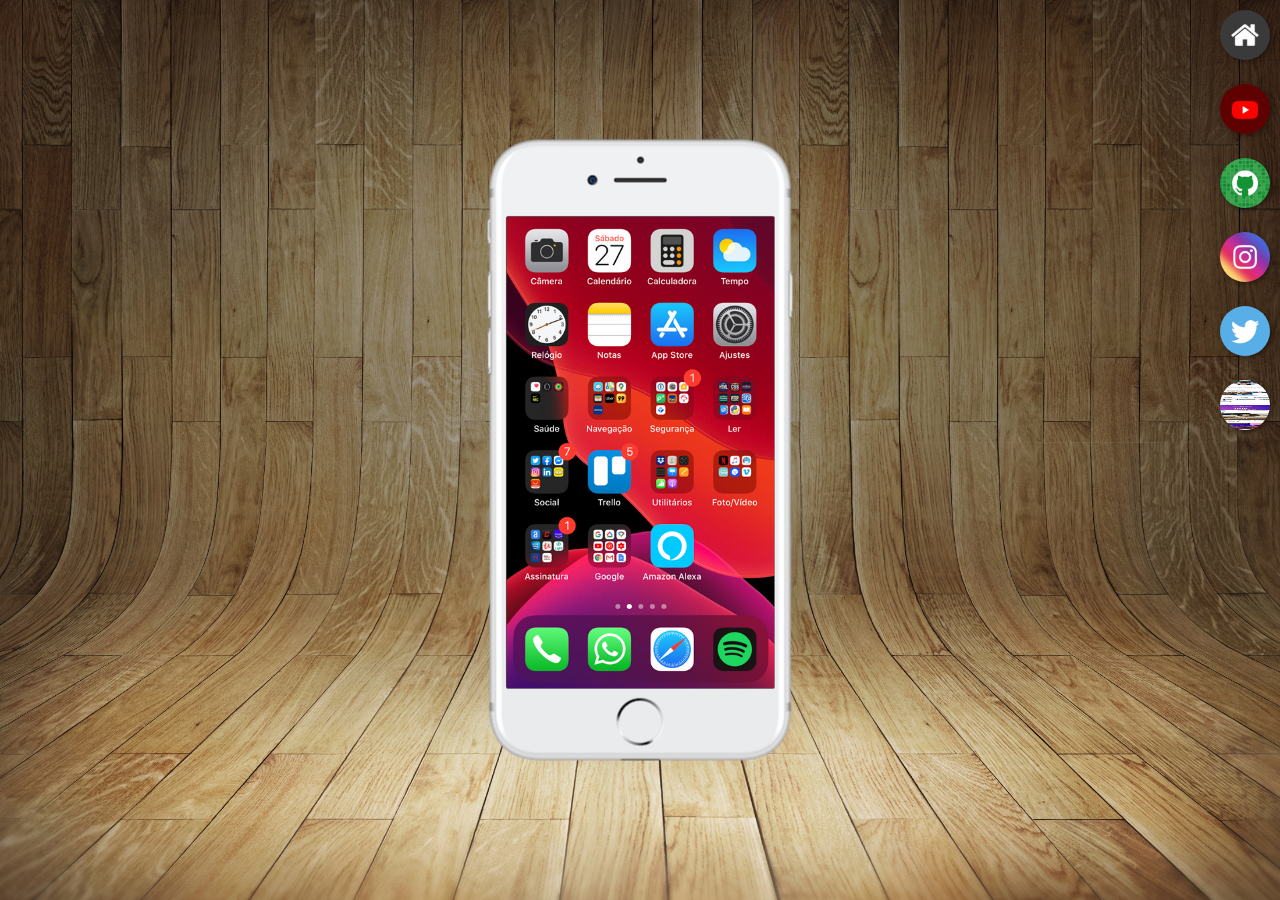
<file: index.html>
<!DOCTYPE html>
<html lang="pt-br">
<head>
    <meta charset="UTF-8">
    <meta http-equiv="X-UA-Compatible" content="IE=edge">
    <meta name="viewport" content="width=device-width, initial-scale=1.0">
    <link rel="shortcut icon" href="favicon.ico" type="image/x-icon">
    <link rel="stylesheet" href="estilos/style.css">
    <title>Redes sociais</title>
</head>
<body>
    <main>
        <section id="telefone">
            <iframe src="home.html" name="tela" id="tela" frameborder="0">Seu navedor não é compatível com isso.</iframe>
        </section>
        <section id="redes-sociais">
            <a href="home.html" target="tela"><img src="imagens/logo-home.jpg" alt=""></a><br>
            <a href="youtube.html" target="tela"><img src="imagens/logo-youtube.jpg" alt=""></a><br>
            <a href="github.html" target="tela"><img src="imagens/logo-github.jpg" alt=""></a><br>
            <a href="instagram.html" target="tela"><img src="imagens/logo-instagram.jpg" alt=""></a><br>
            <a href="" target="tela"><img src="imagens/logo-twitter.jpg" alt=""></a><br>
            <a href="" target="tela"><img src="imagens/tela-facebook.jpg" alt=""></a><br>
        </section>
    </main>
</body>
</html>
</file>
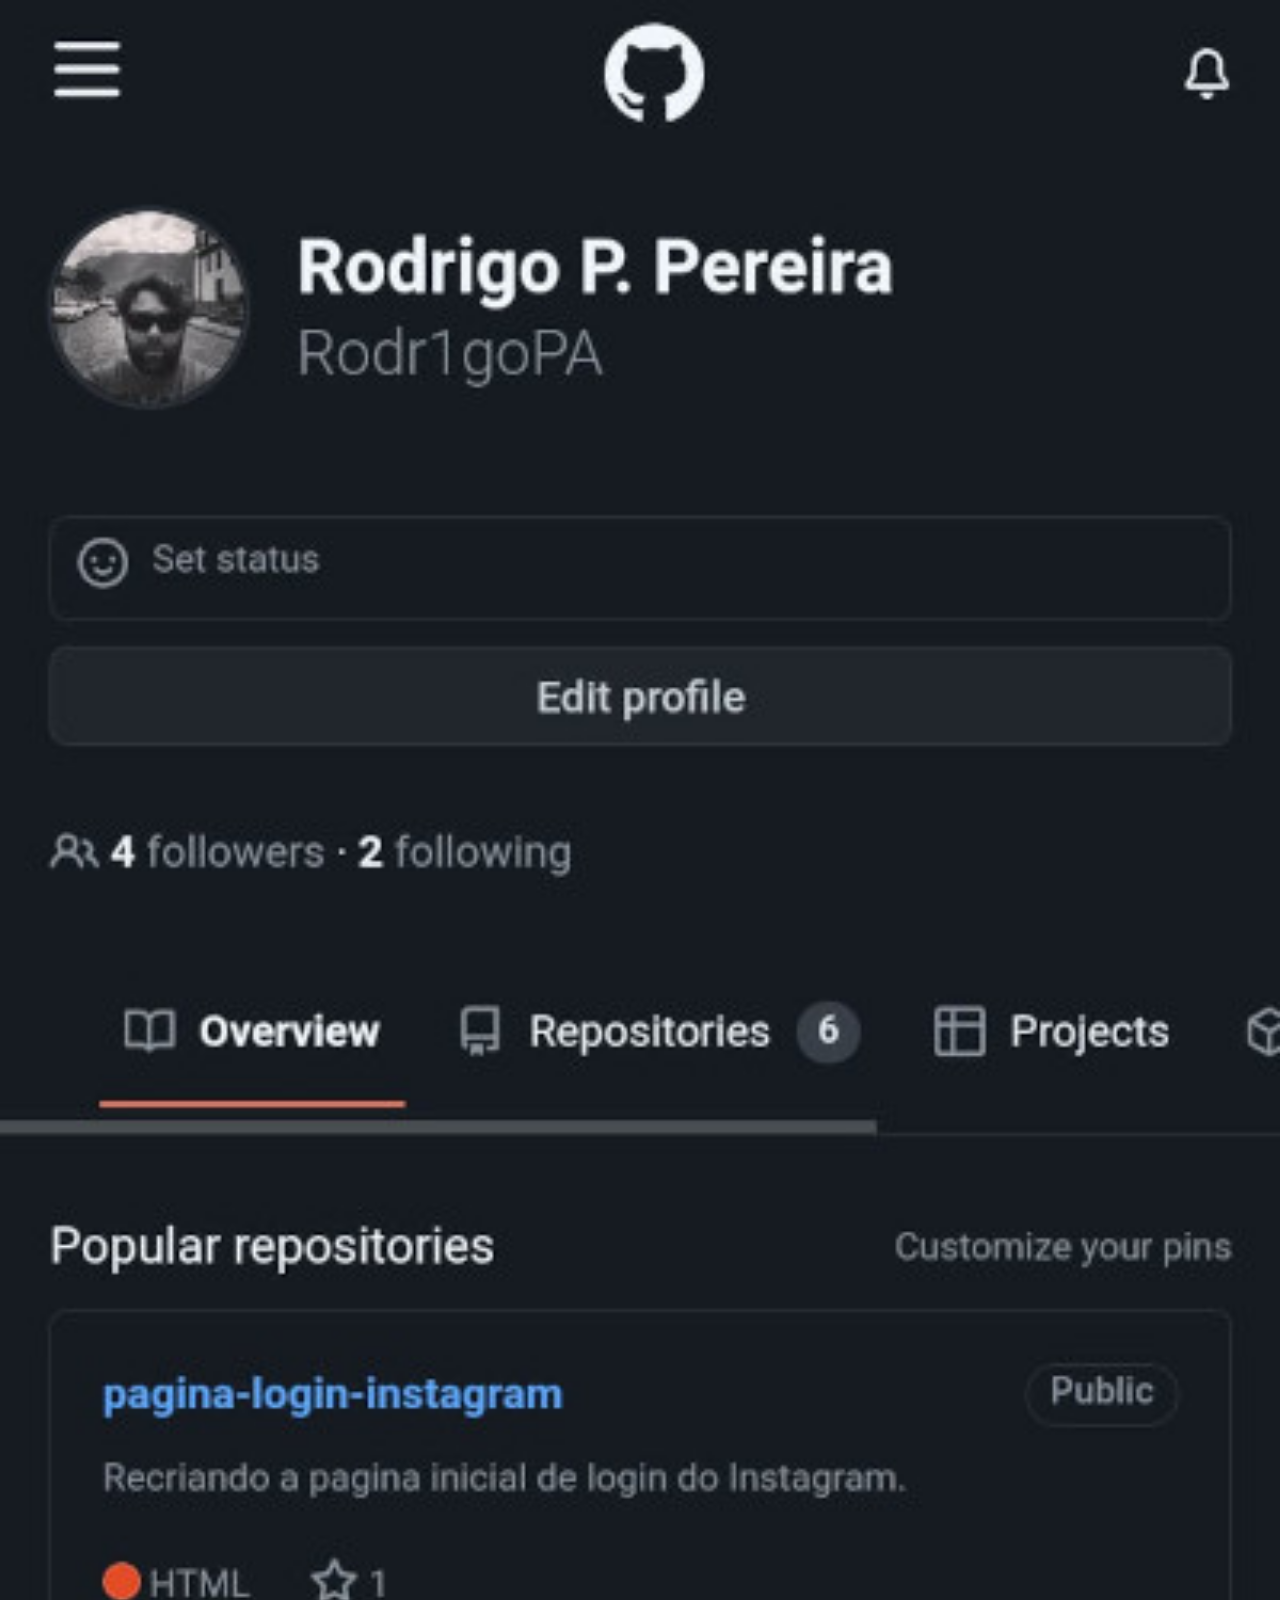
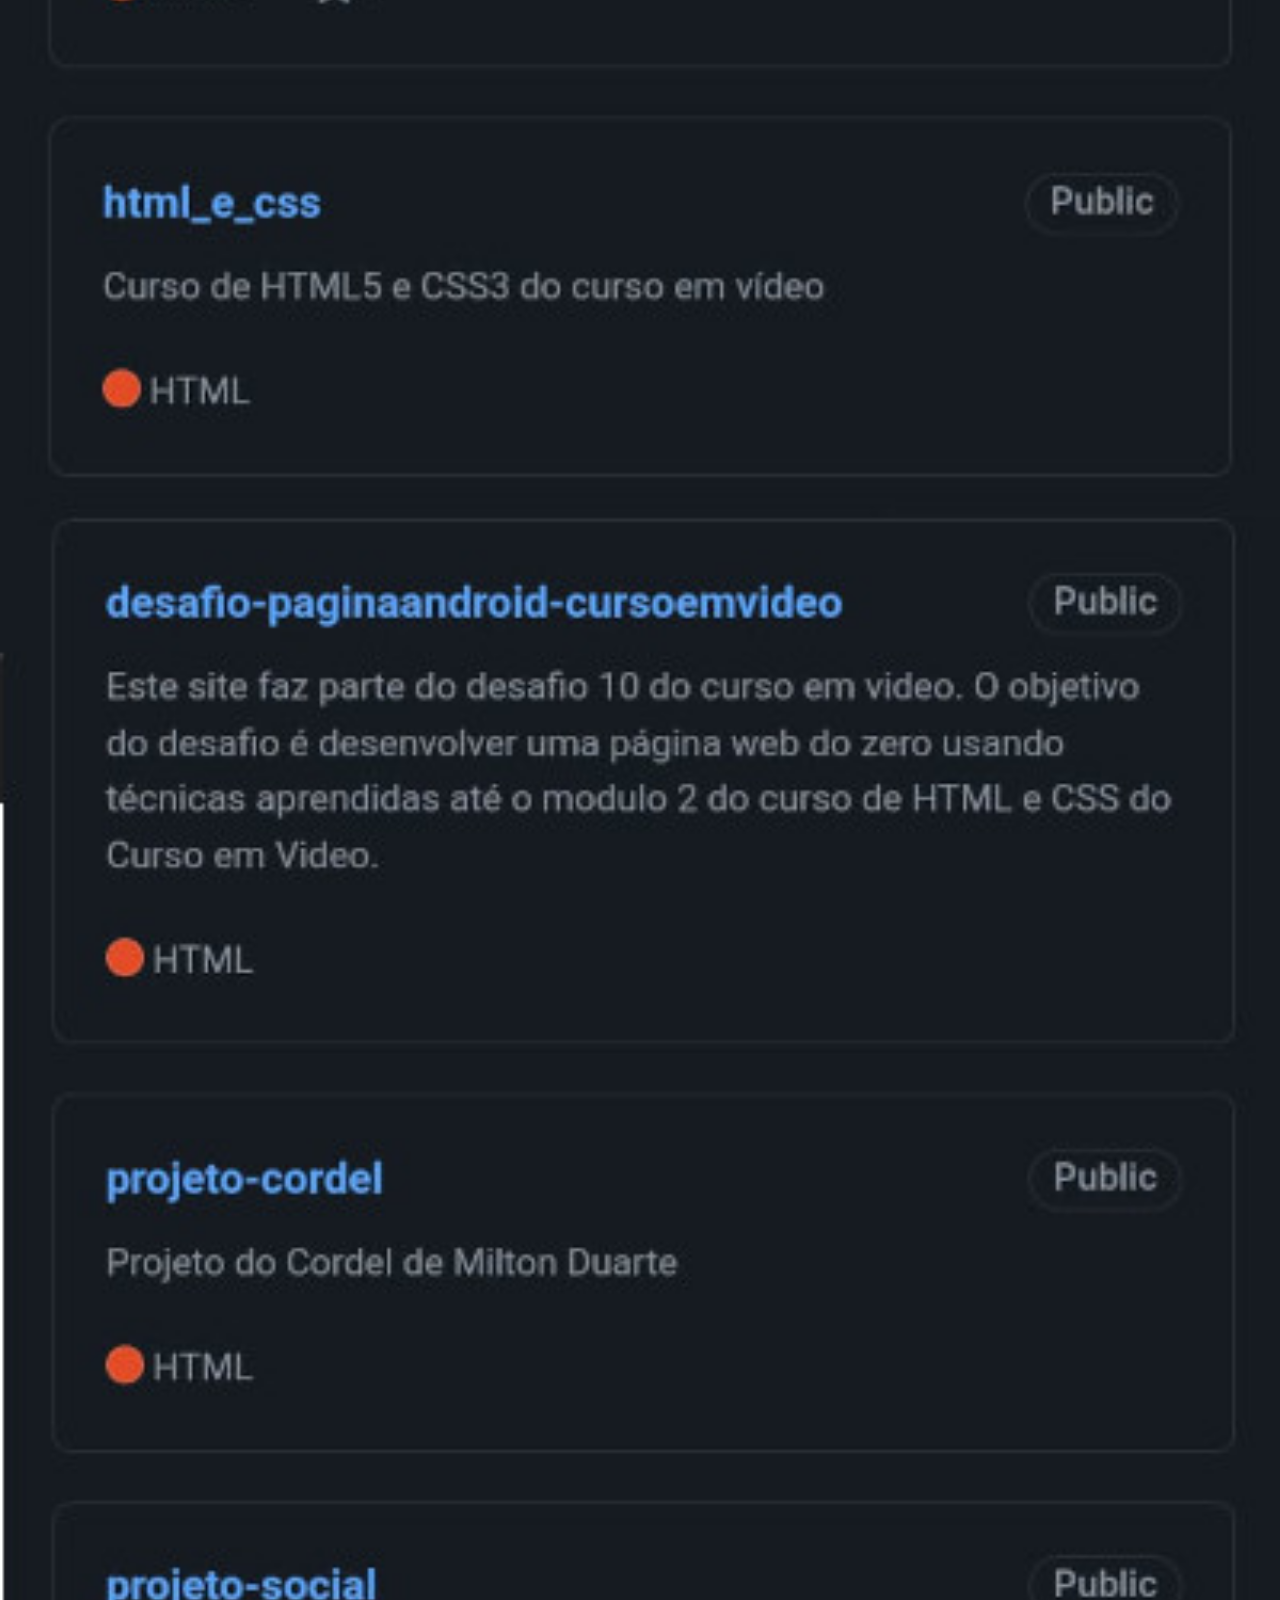
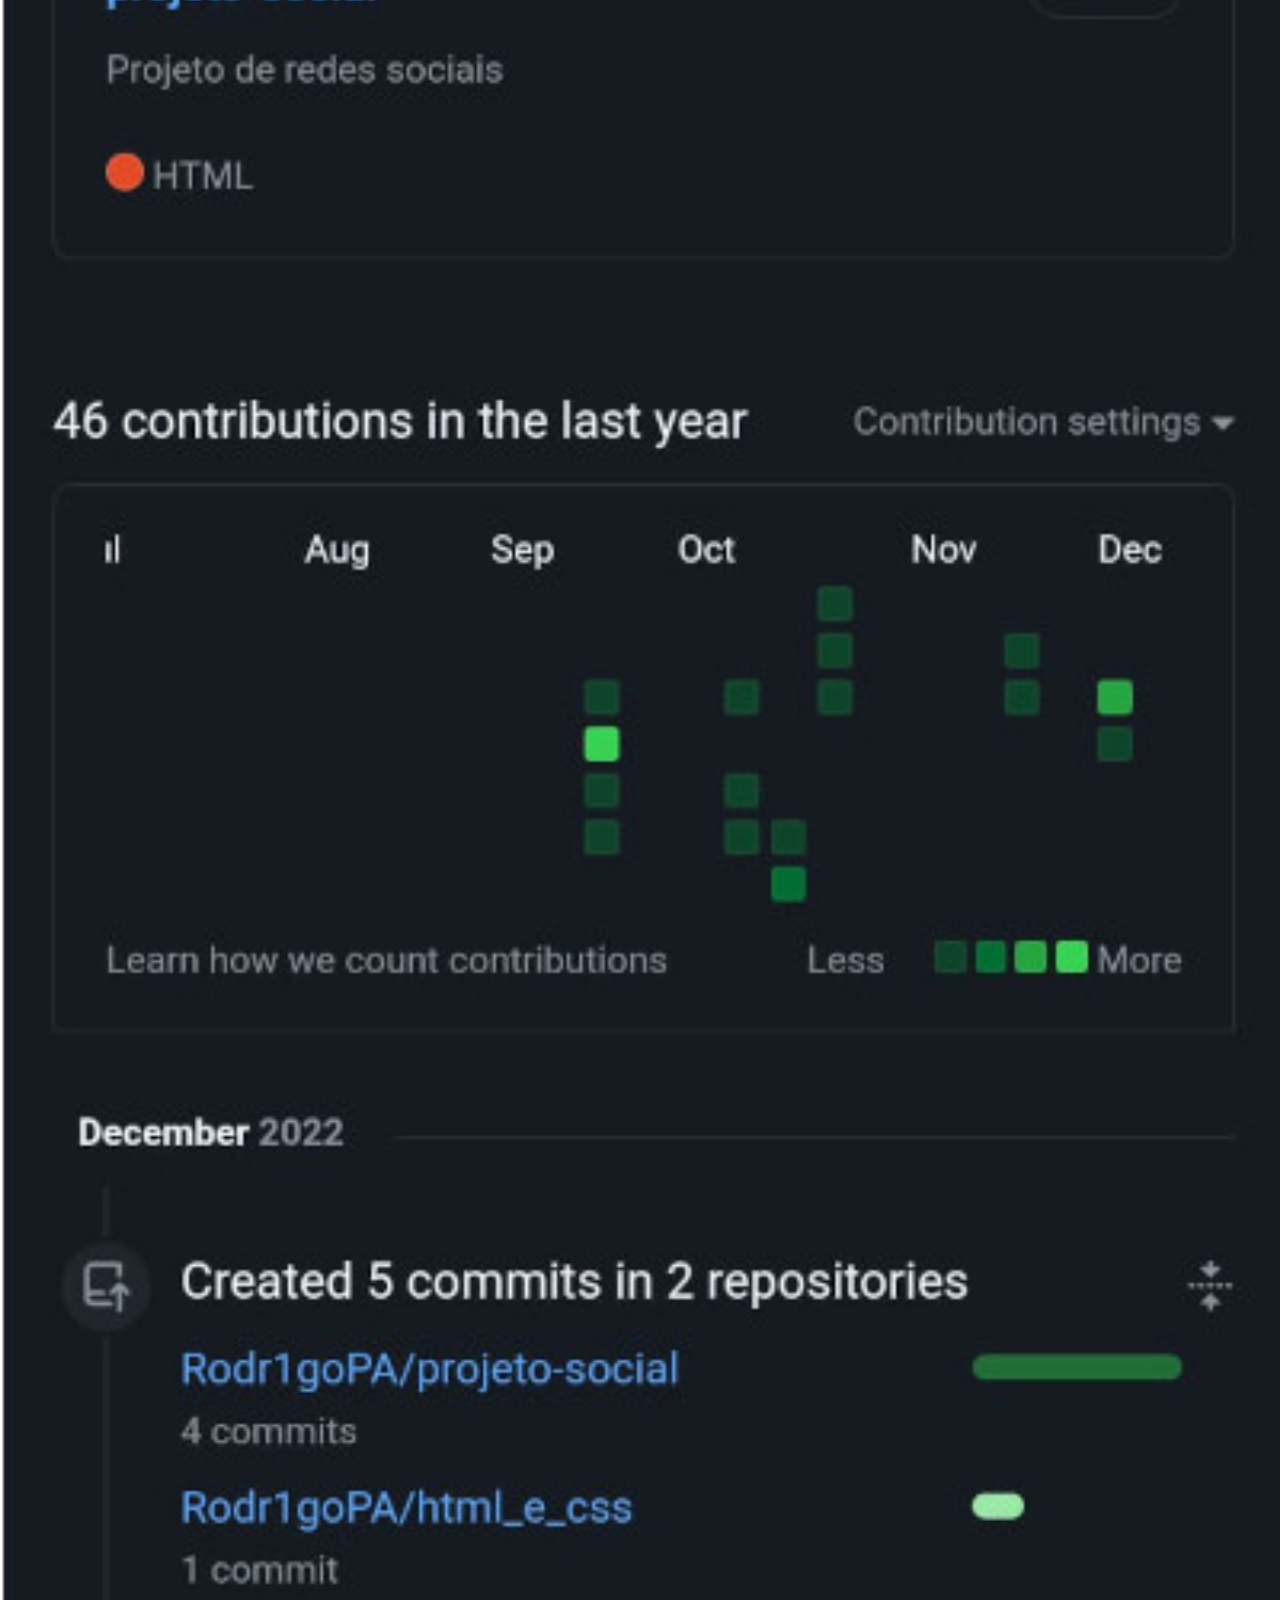
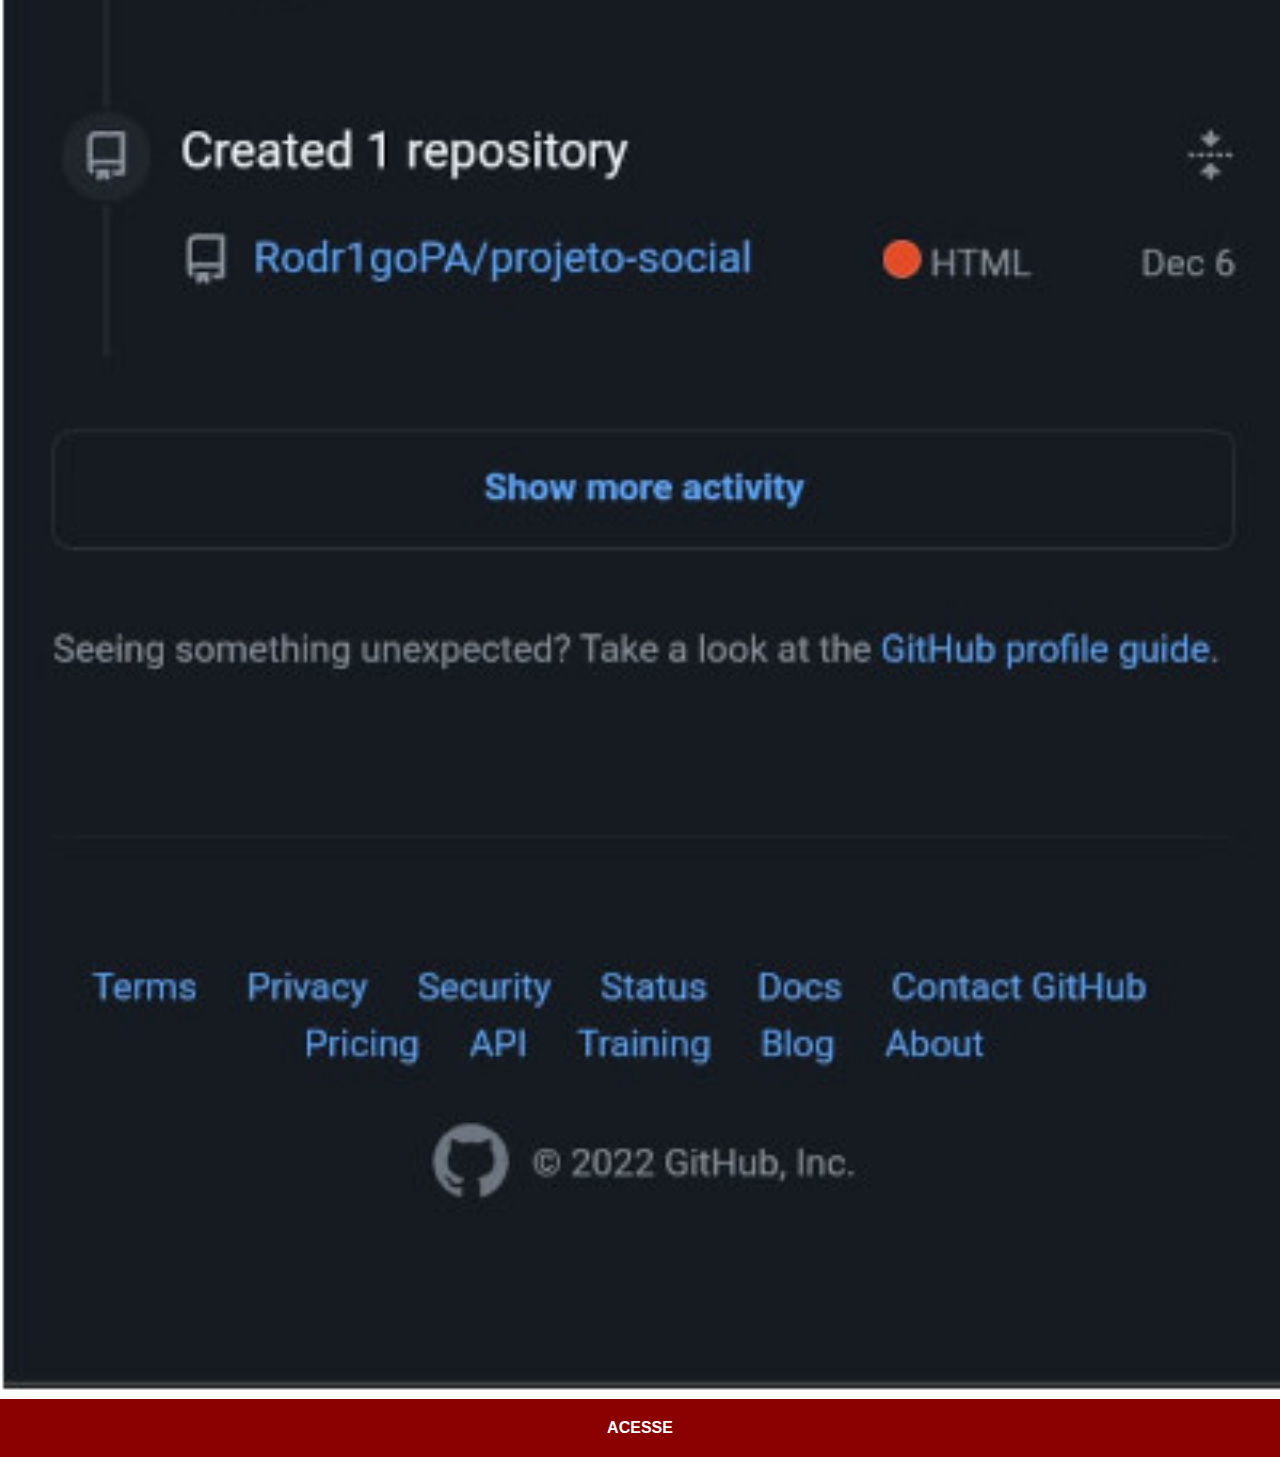
<file: github.html>
<!DOCTYPE html>
<html lang="pt-br">
<head>
    <meta charset="UTF-8">
    <meta http-equiv="X-UA-Compatible" content="IE=edge">
    <meta name="viewport" content="width=device-width, initial-scale=1.0">
    <style>
        *{
            margin: 0px;
            padding: 0px;
            font-family: Arial, Helvetica, sans-serif;
        }
        ::-webkit-scrollbar{
            width: 0px;
            height: 0px;
        }
        img{
            width: 100vw;
        }
        a{
            display: block;
            background-color: darkred;
            padding: 20px;
            text-align: center;
            text-decoration: none;
            color: white;
            font-weight: bolder;
        }
    </style>
    <title>Instagram</title>
</head>
<body>
    <img src="imagens/tela-github.jpg" alt="github">
    <a href="https://github.com/Rodr1goPA" target="_blank">ACESSE</a>
</body>
</html>
</file>
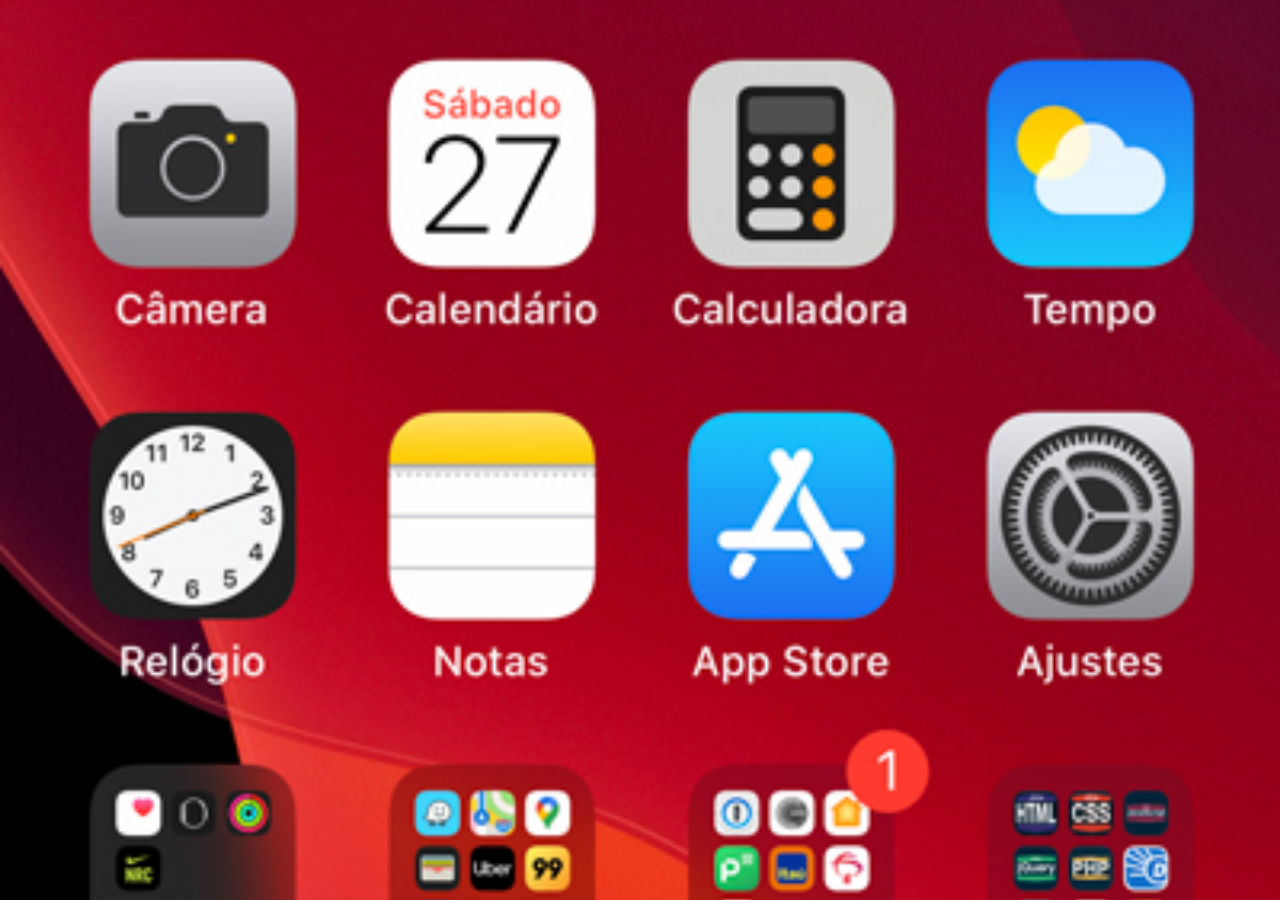
<file: home.html>
<!DOCTYPE html>
<html lang="pt-br">
<head>
    <meta charset="UTF-8">
    <meta http-equiv="X-UA-Compatible" content="IE=edge">
    <meta name="viewport" content="width=device-width, initial-scale=1.0">
    <title>Home</title>
    <style>
        *{
            margin: 0px;
            padding: 0px;
        }
        body{
            width: 100vw;
            height: 100vh;
            background: black url(imagens/tela-home.jpg) no-repeat top center;
            background-size: cover;
        }
    </style>
</head>
<body>
    
</body>
</html>
</file>
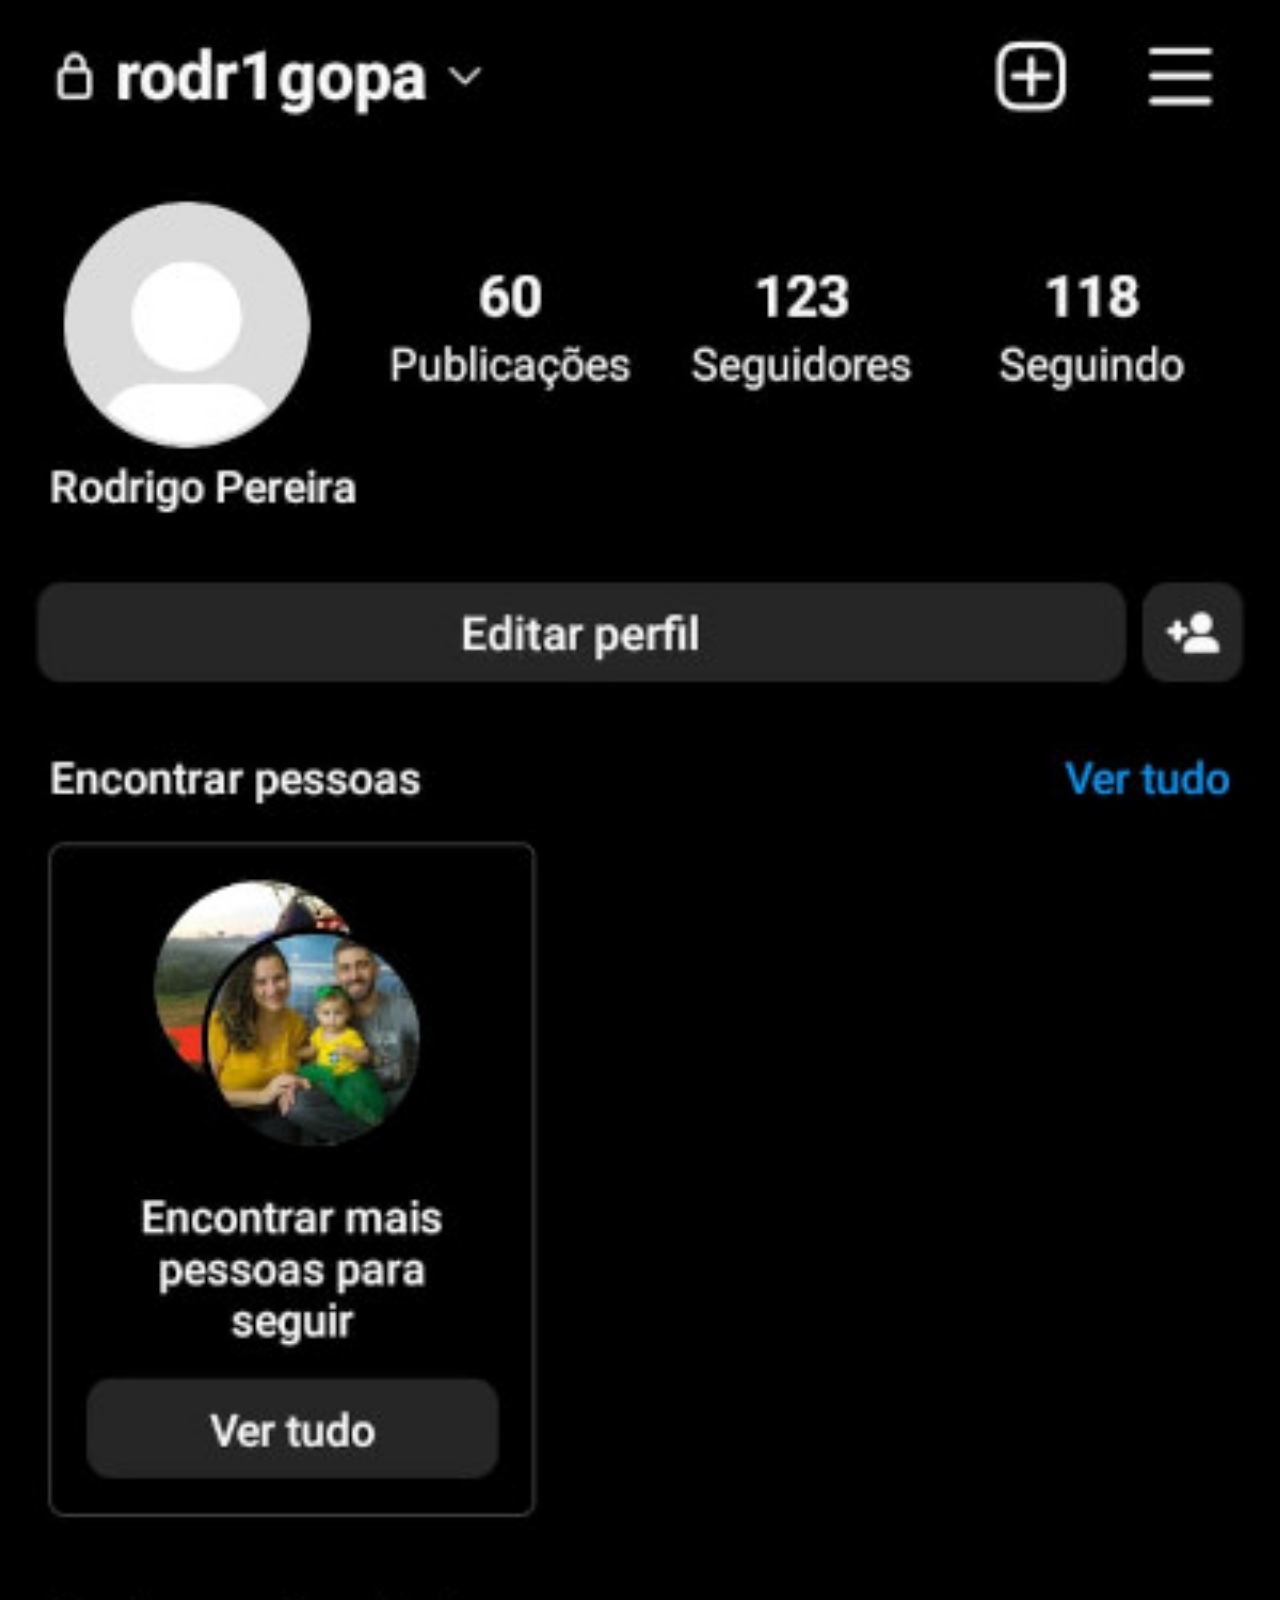
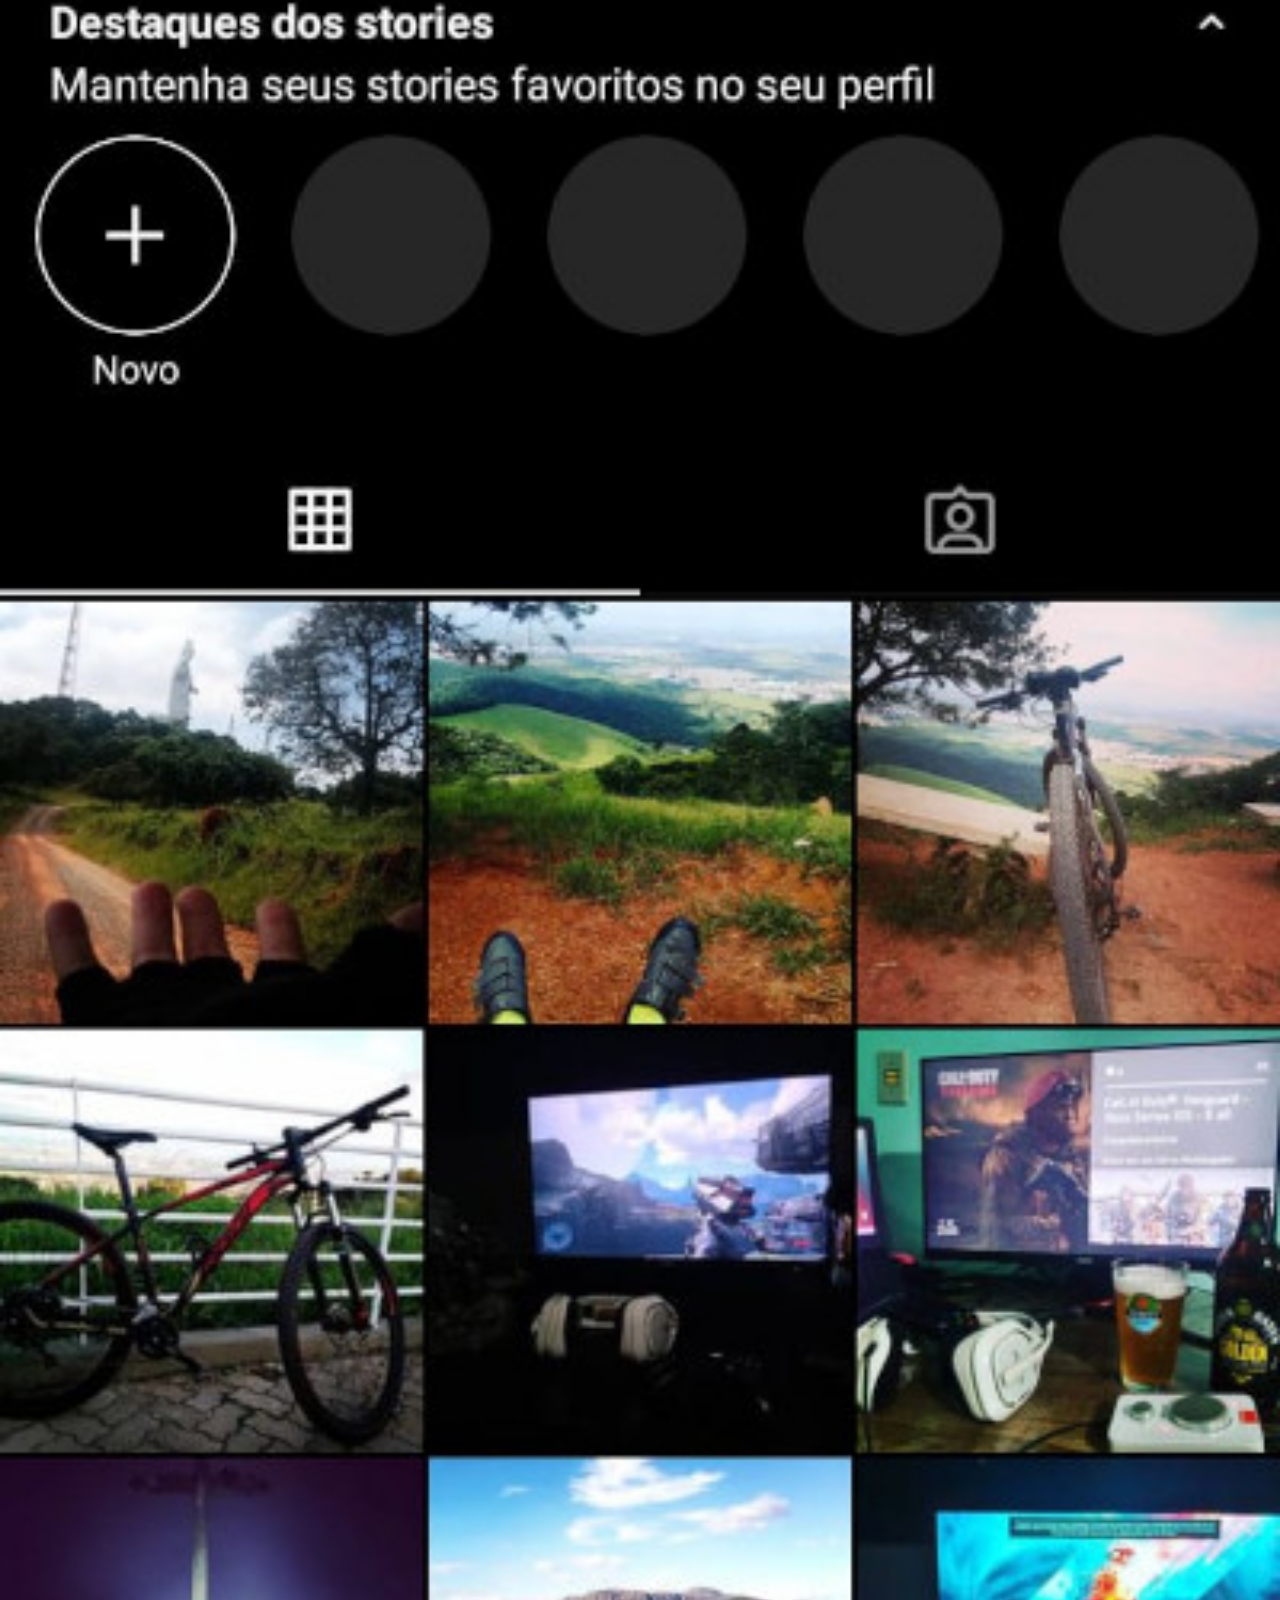
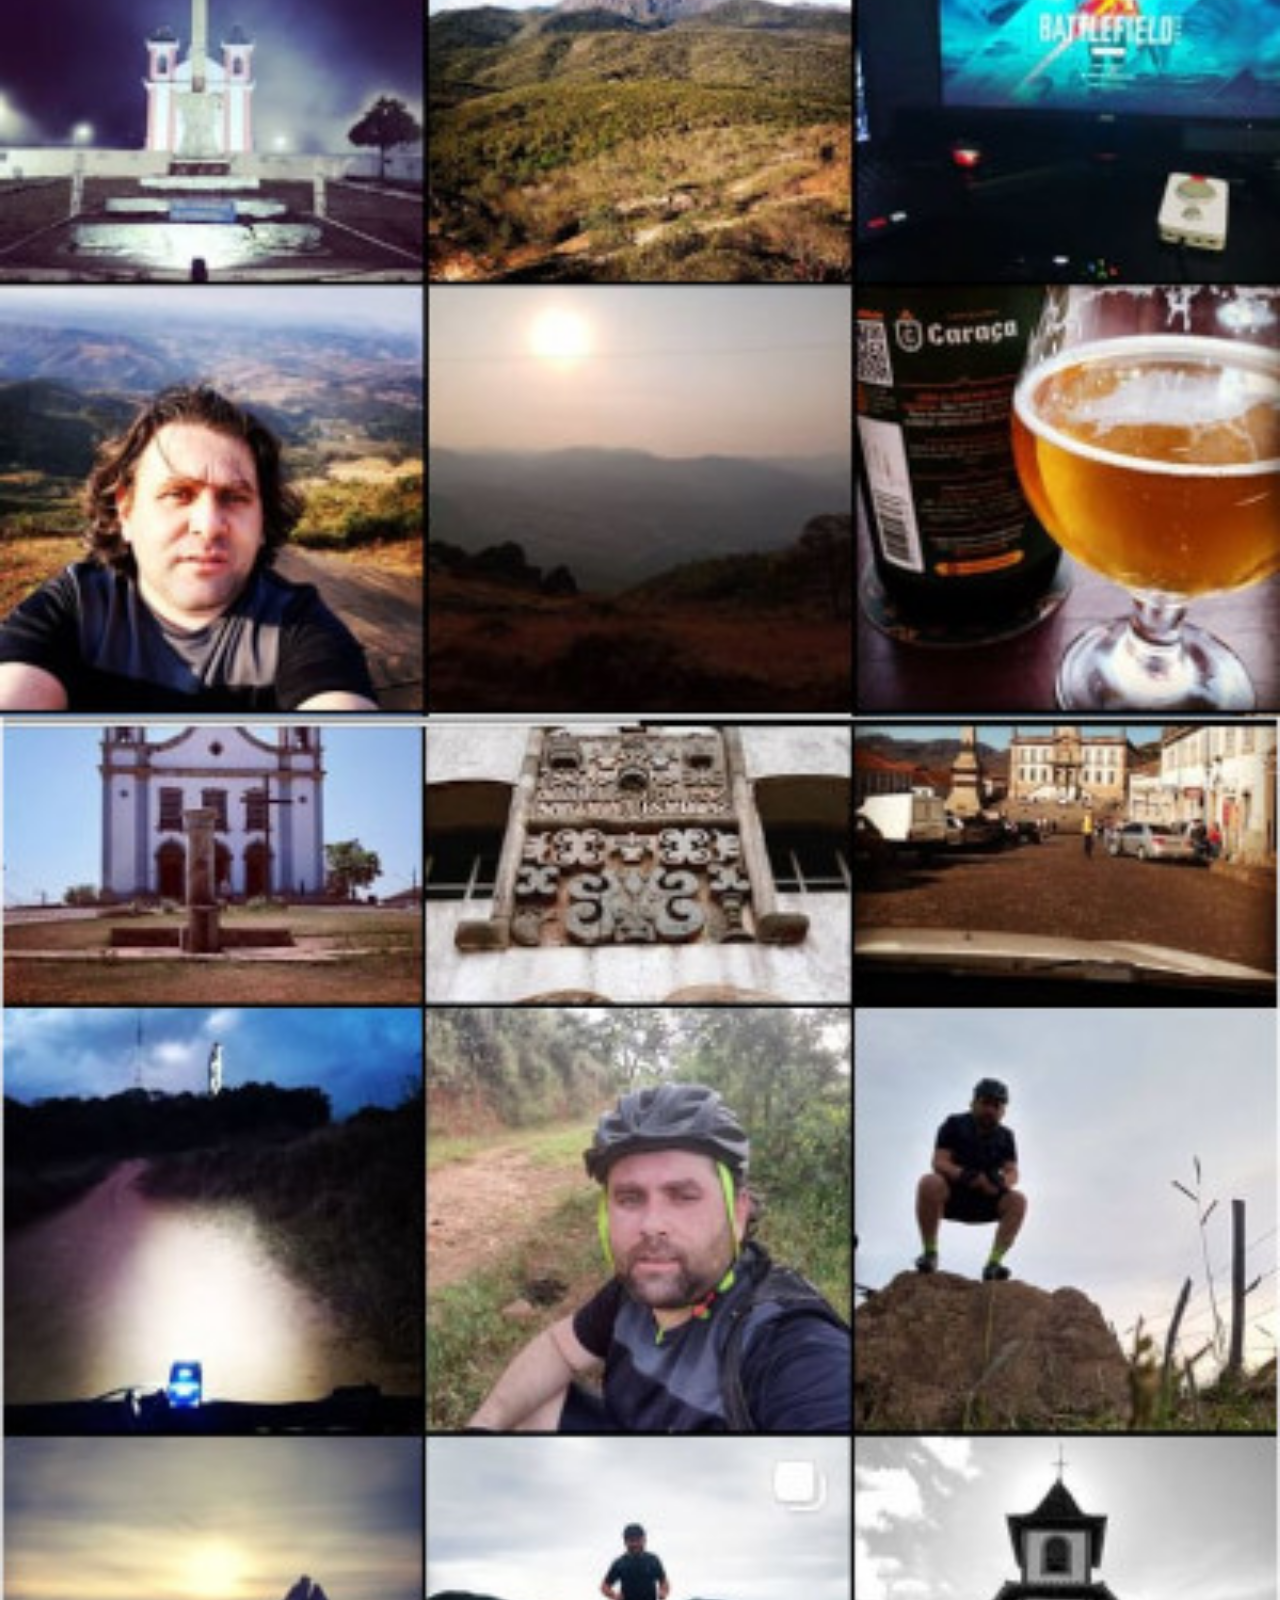
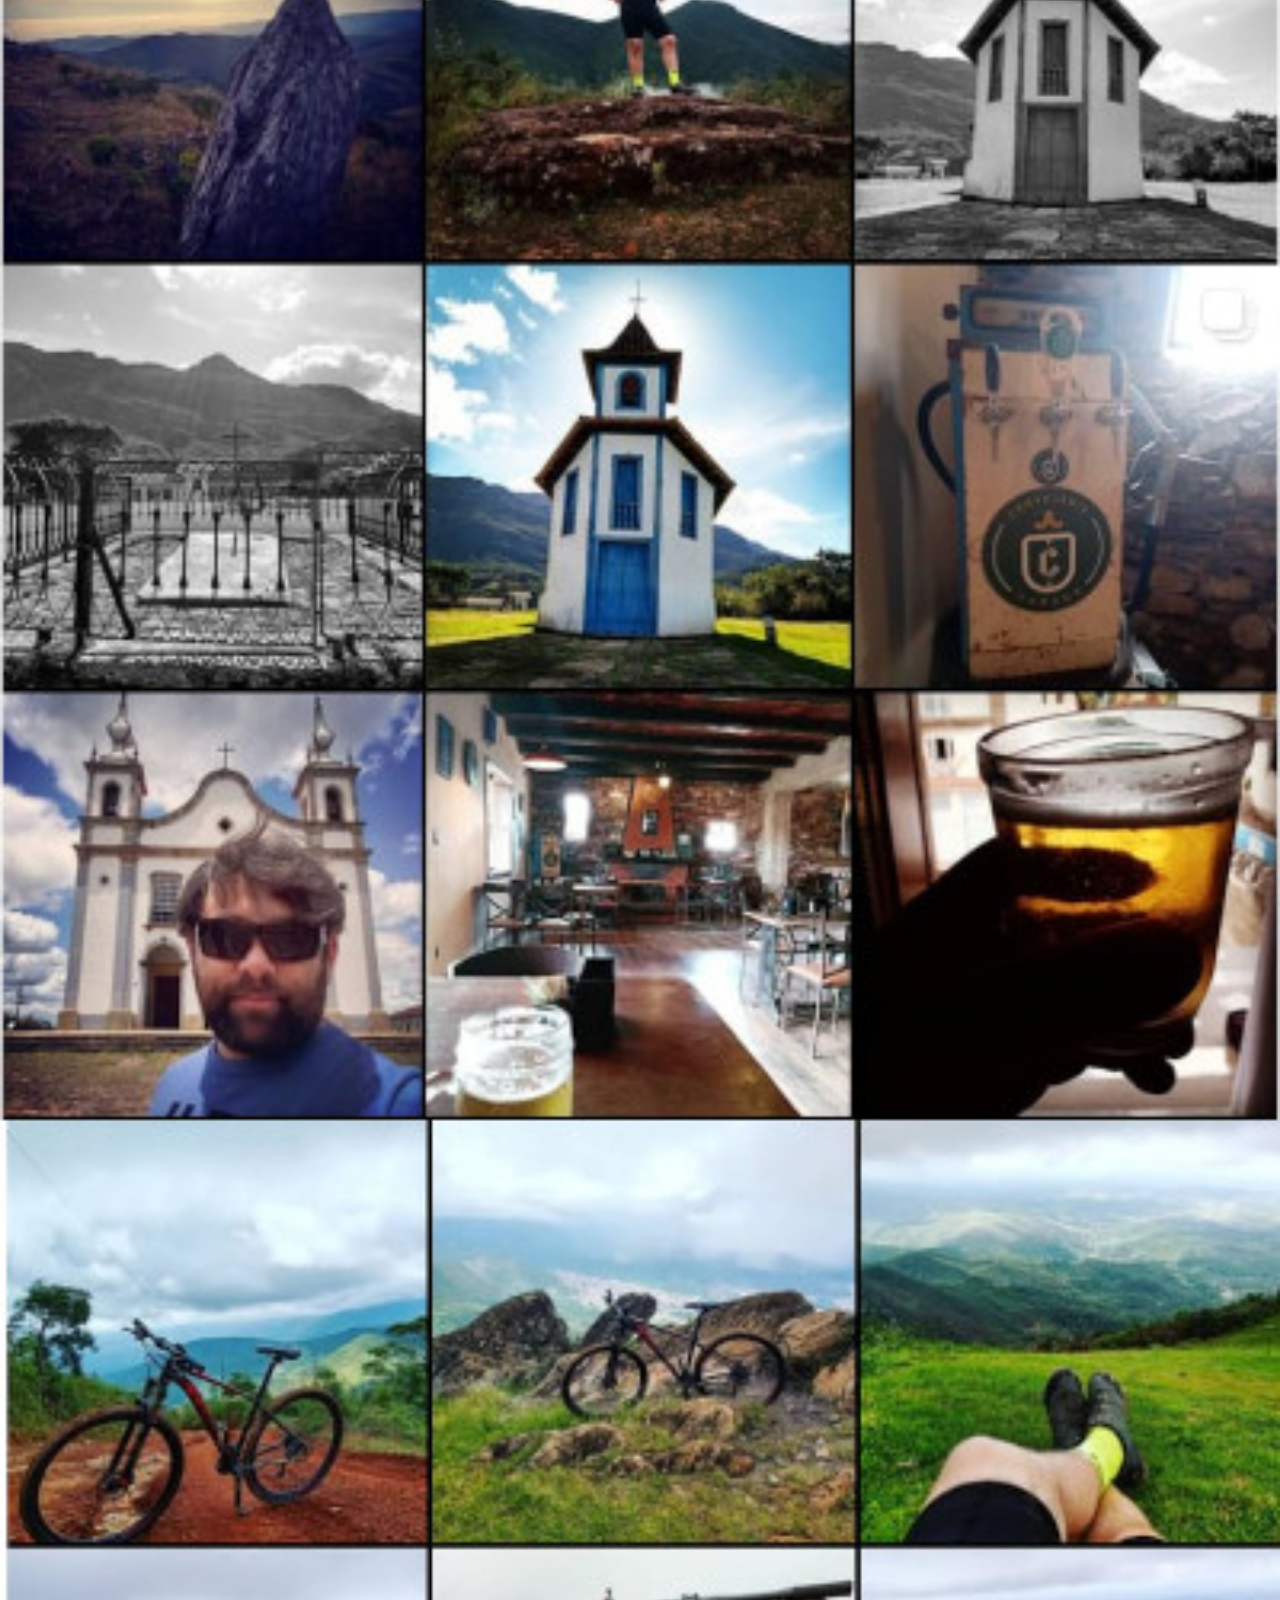
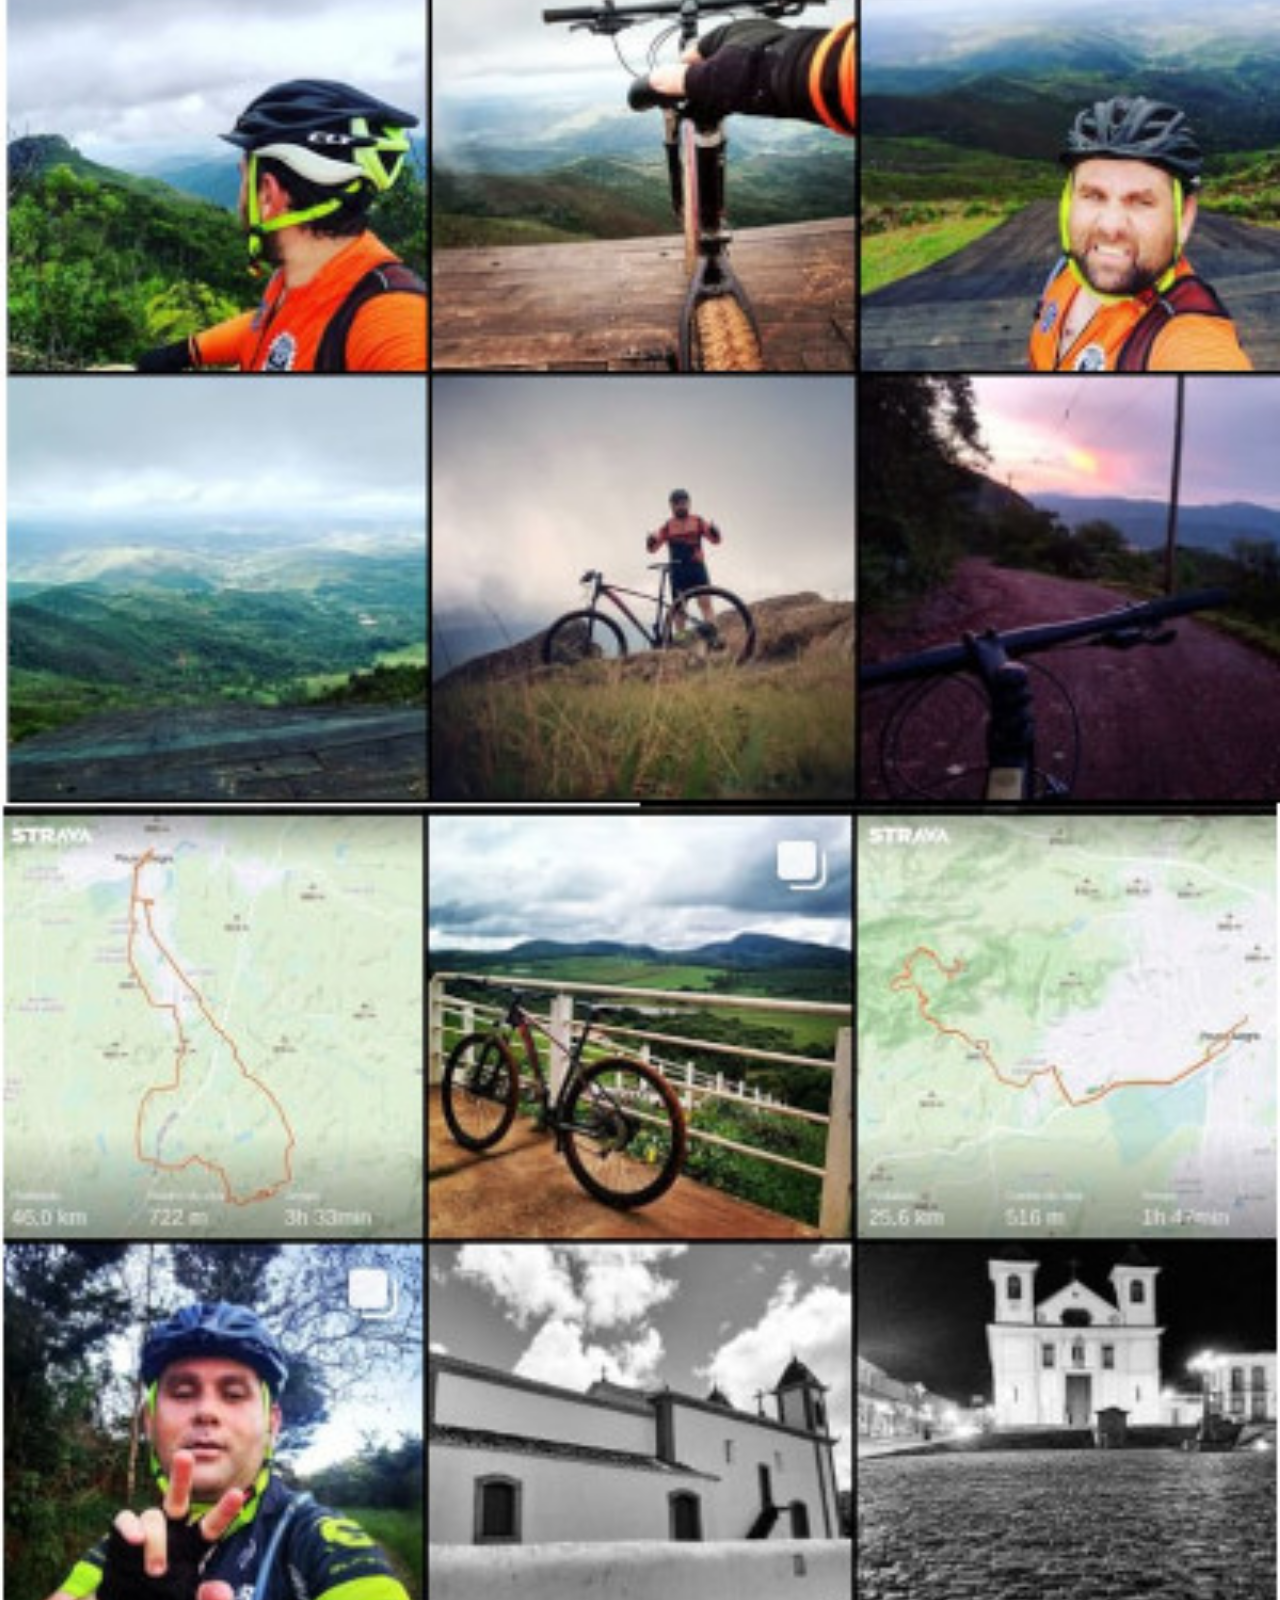
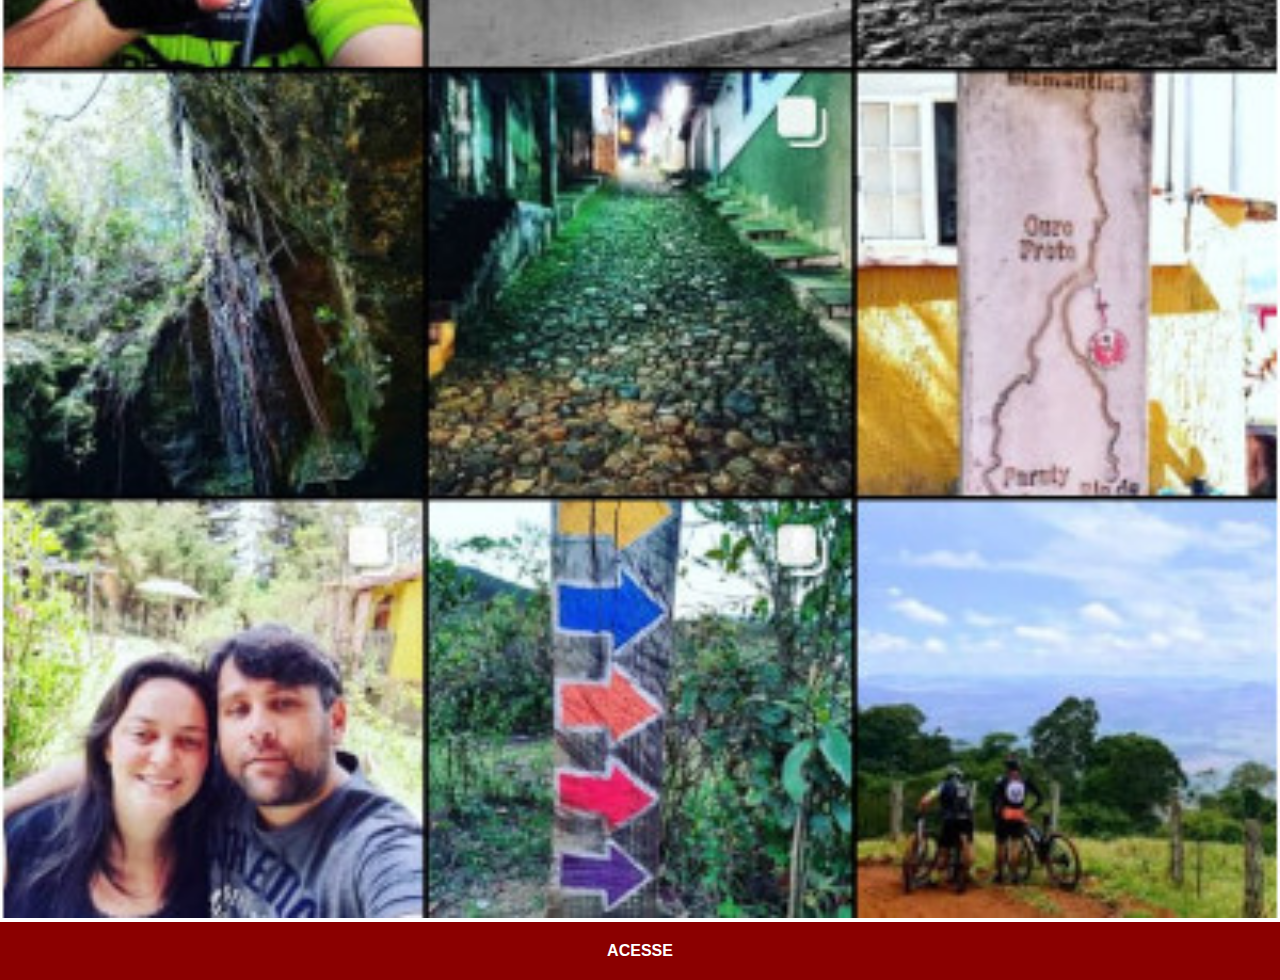
<file: instagram.html>
<!DOCTYPE html>
<html lang="pt-br">
<head>
    <meta charset="UTF-8">
    <meta http-equiv="X-UA-Compatible" content="IE=edge">
    <meta name="viewport" content="width=device-width, initial-scale=1.0">
    <style>
        *{
            margin: 0px;
            padding: 0px;
            font-family: Arial, Helvetica, sans-serif;
        }
        ::-webkit-scrollbar{
            width: 0px;
            height: 0px;
        }
        img{
            width: 100vw;
        }
        a{
            display: block;
            background-color: darkred;
            padding: 20px;
            text-align: center;
            text-decoration: none;
            color: white;
            font-weight: bolder;
        }
    </style>
    <title>Instagram</title>
</head>
<body>
    <img src="imagens/instagram.jpg" alt="instagram">
    <a href="https://www.instagram.com/rodr1gopa" target="_blank">ACESSE</a>
</body>
</html>
</file>
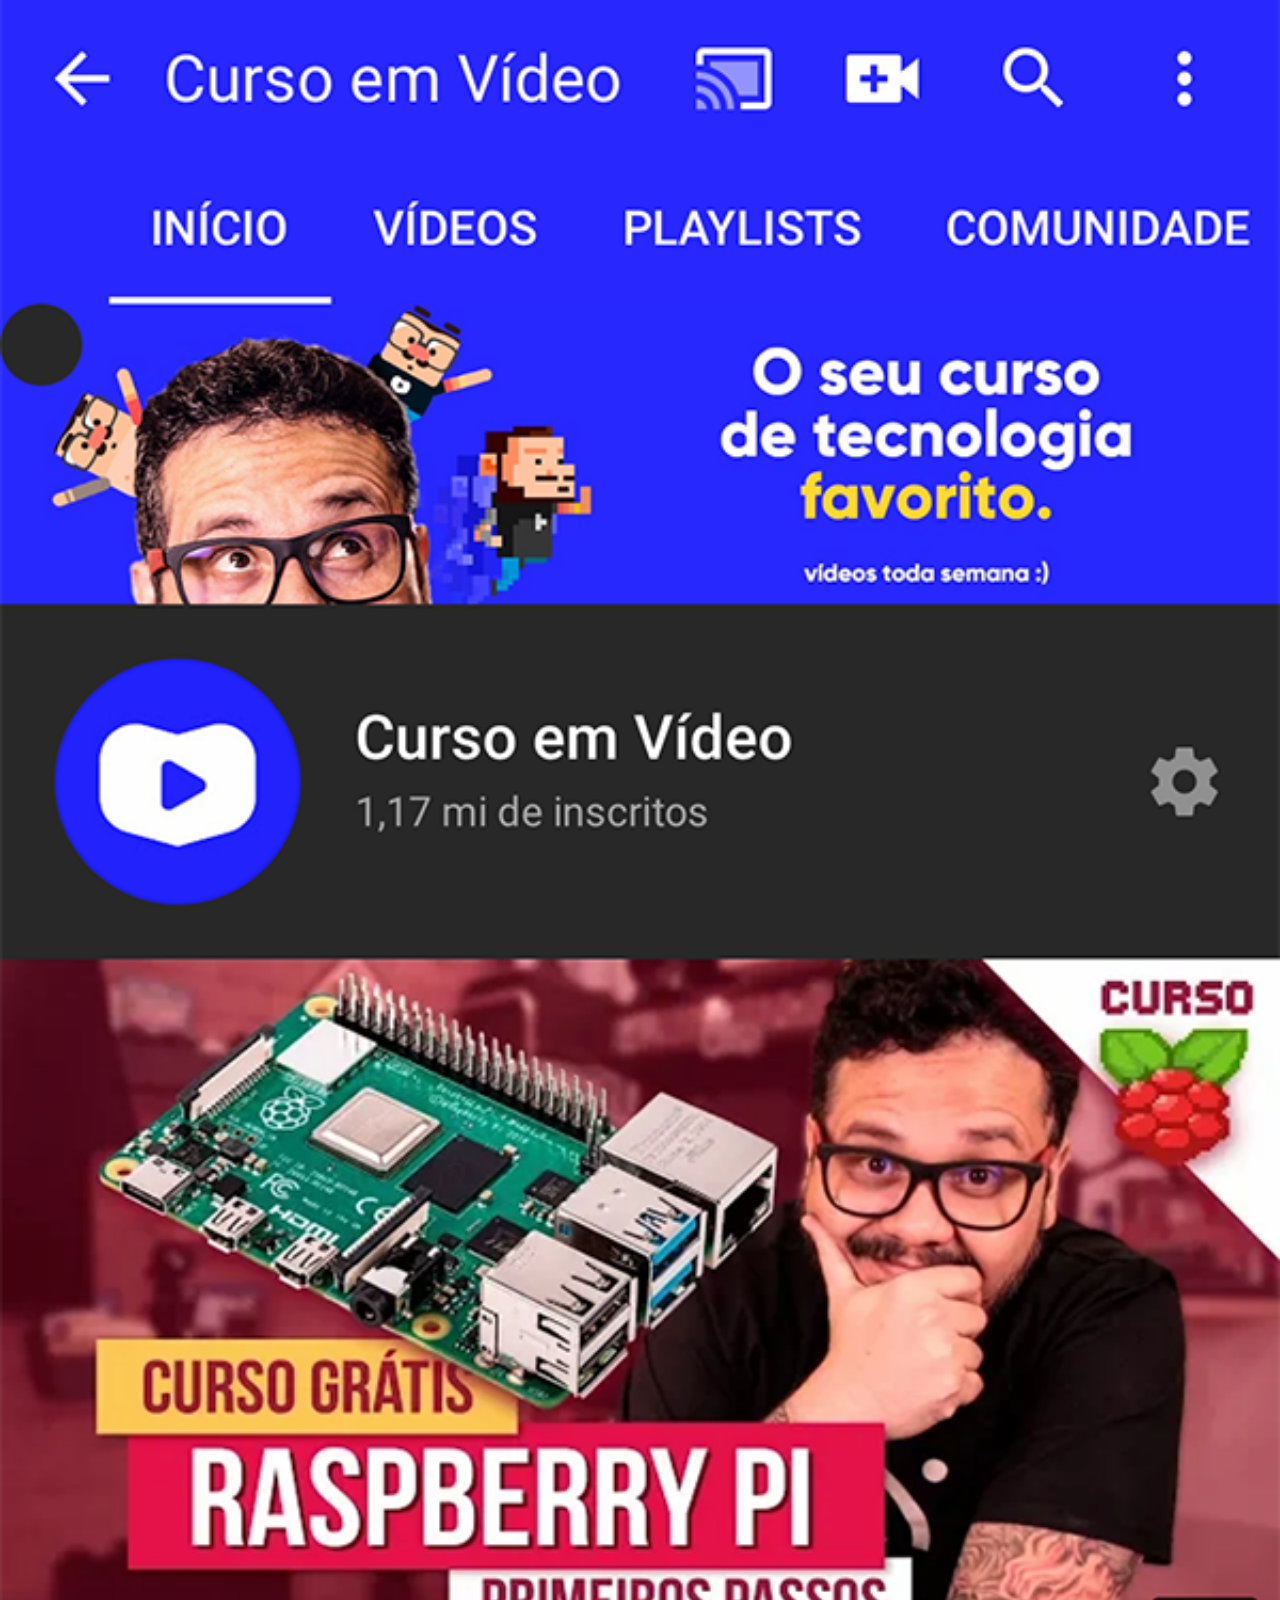
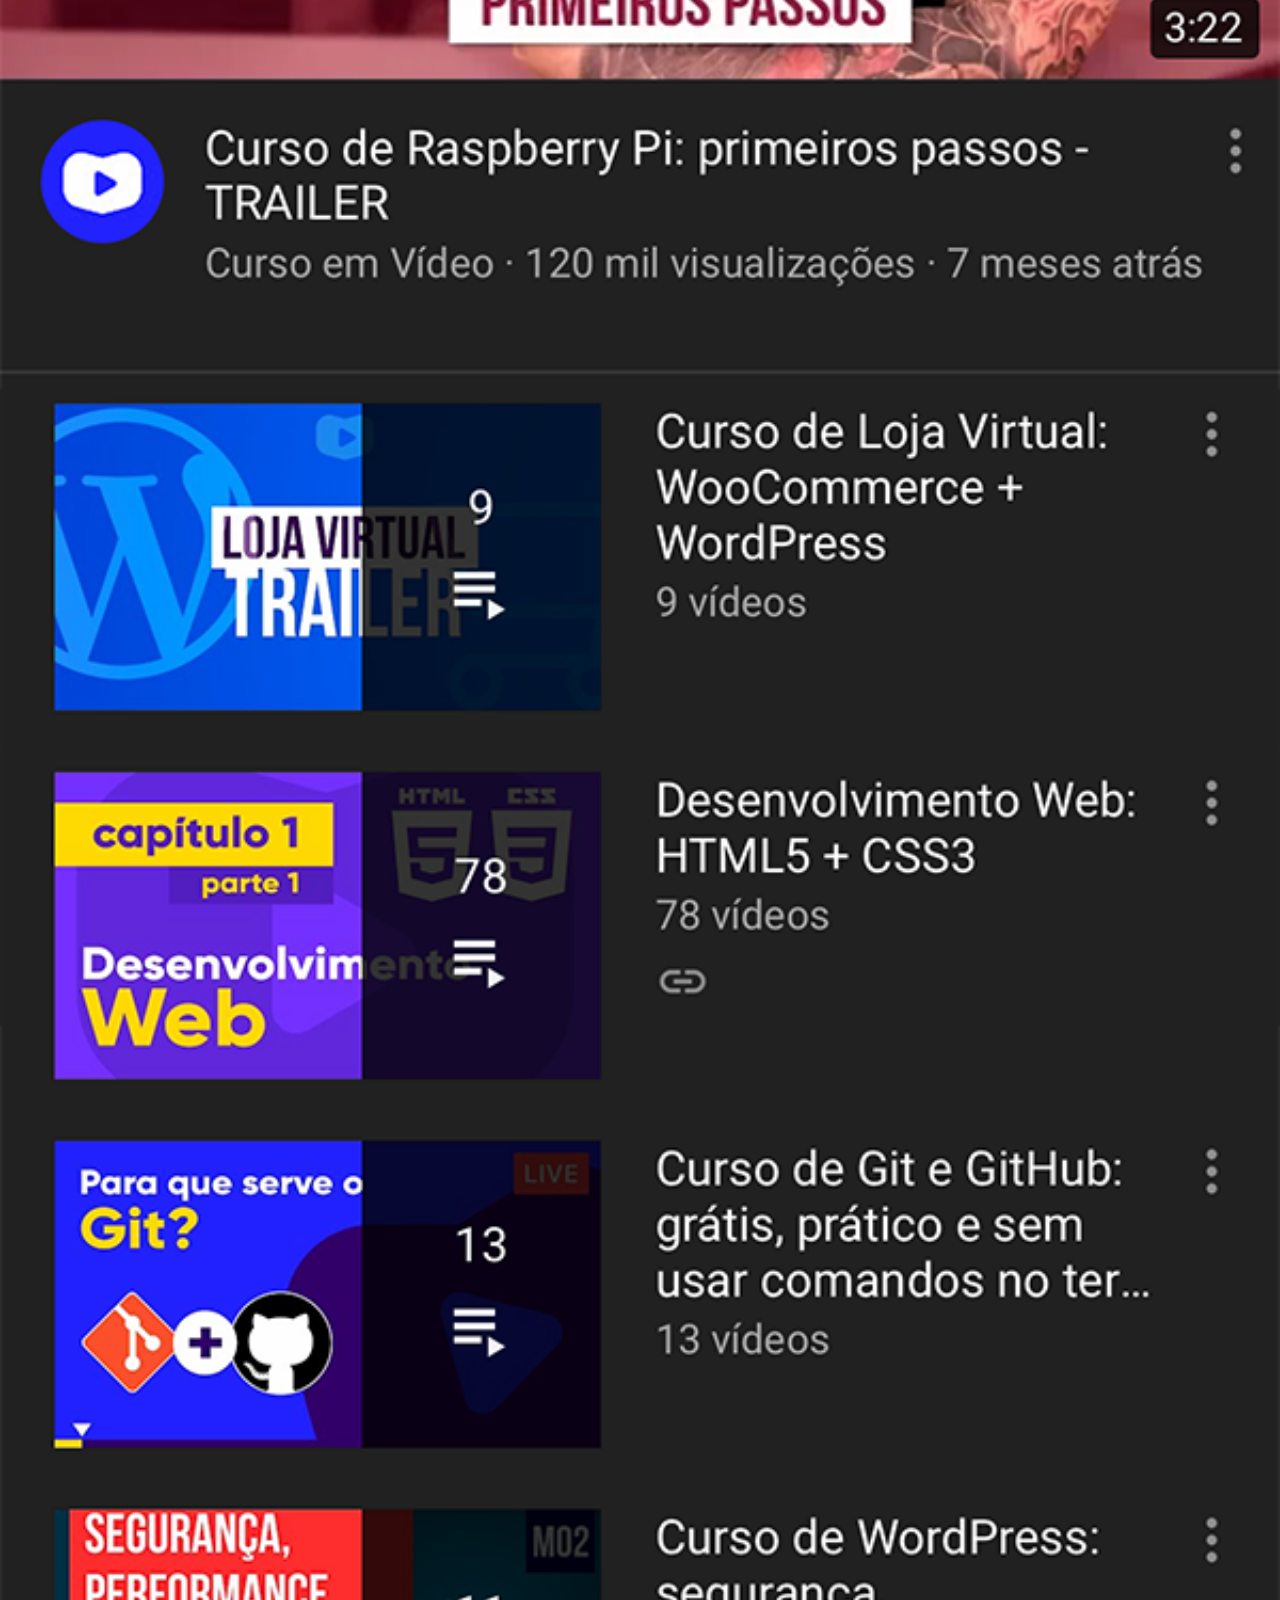
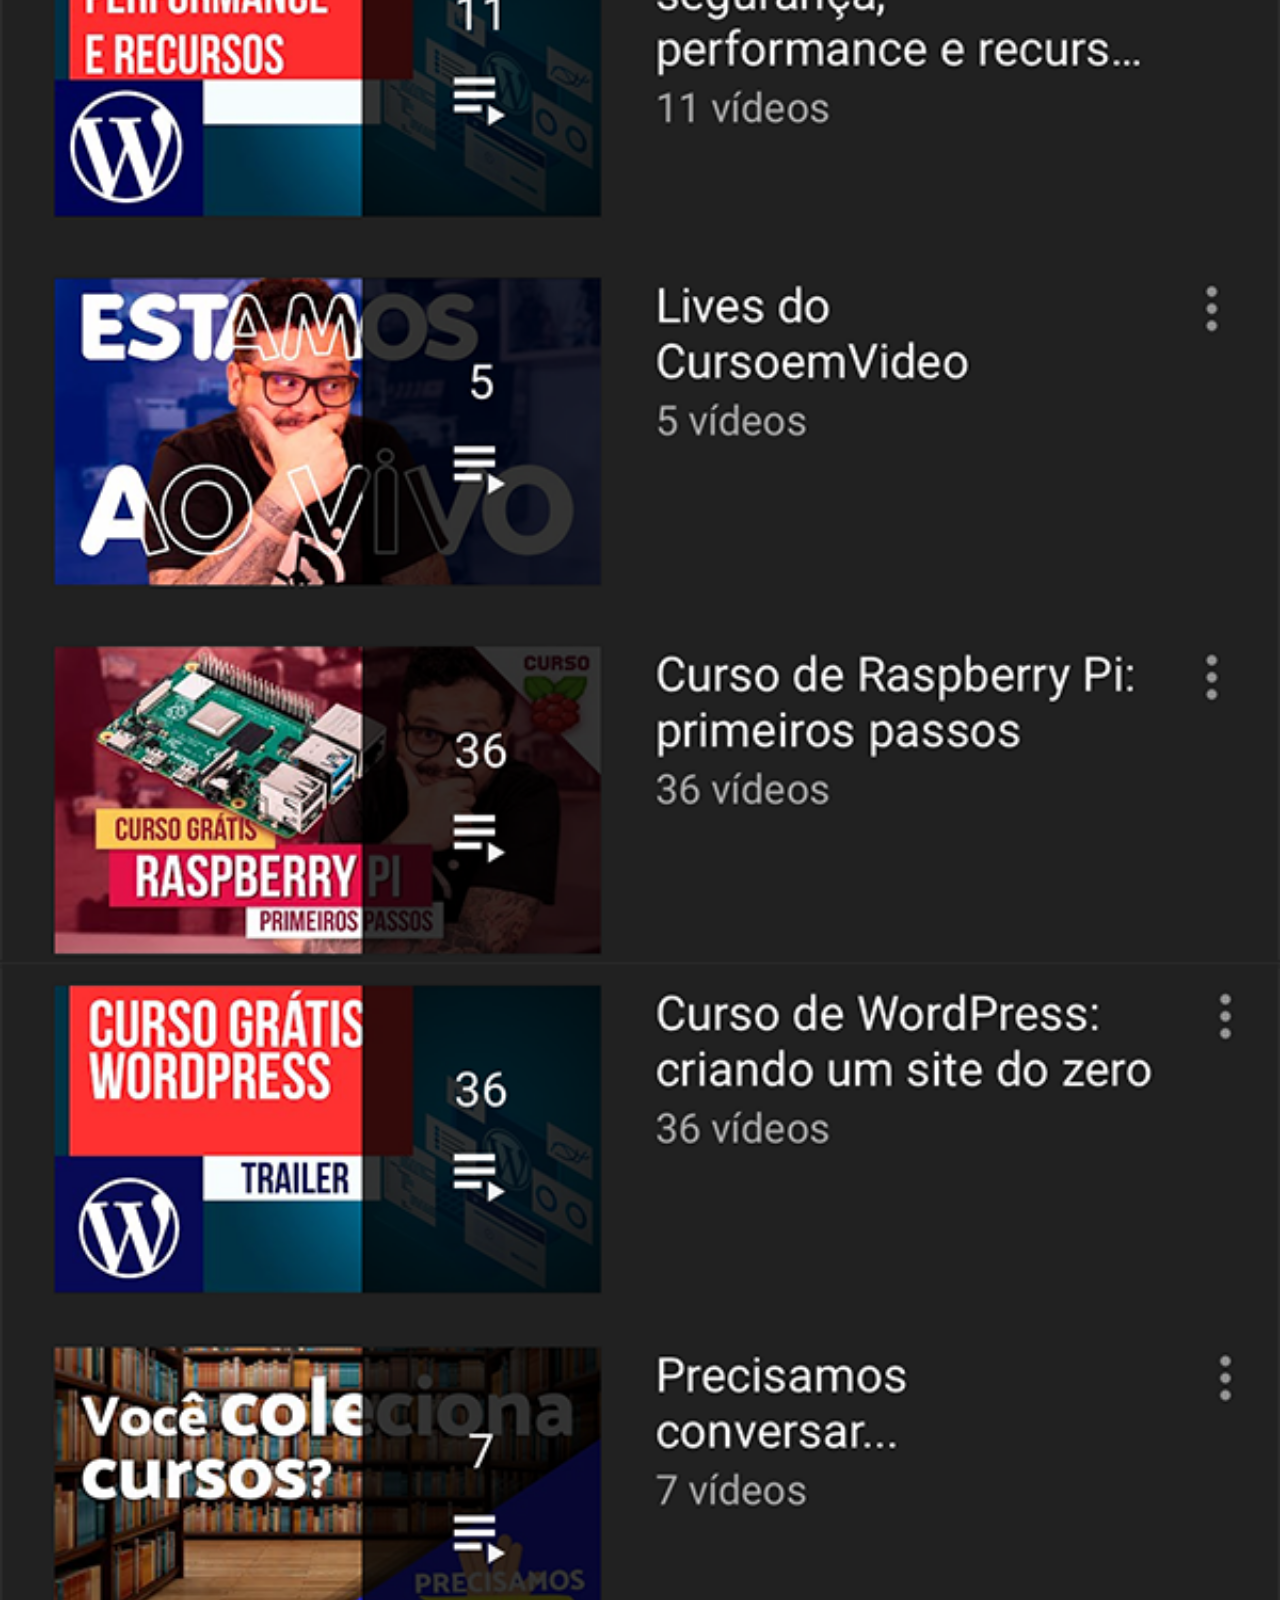
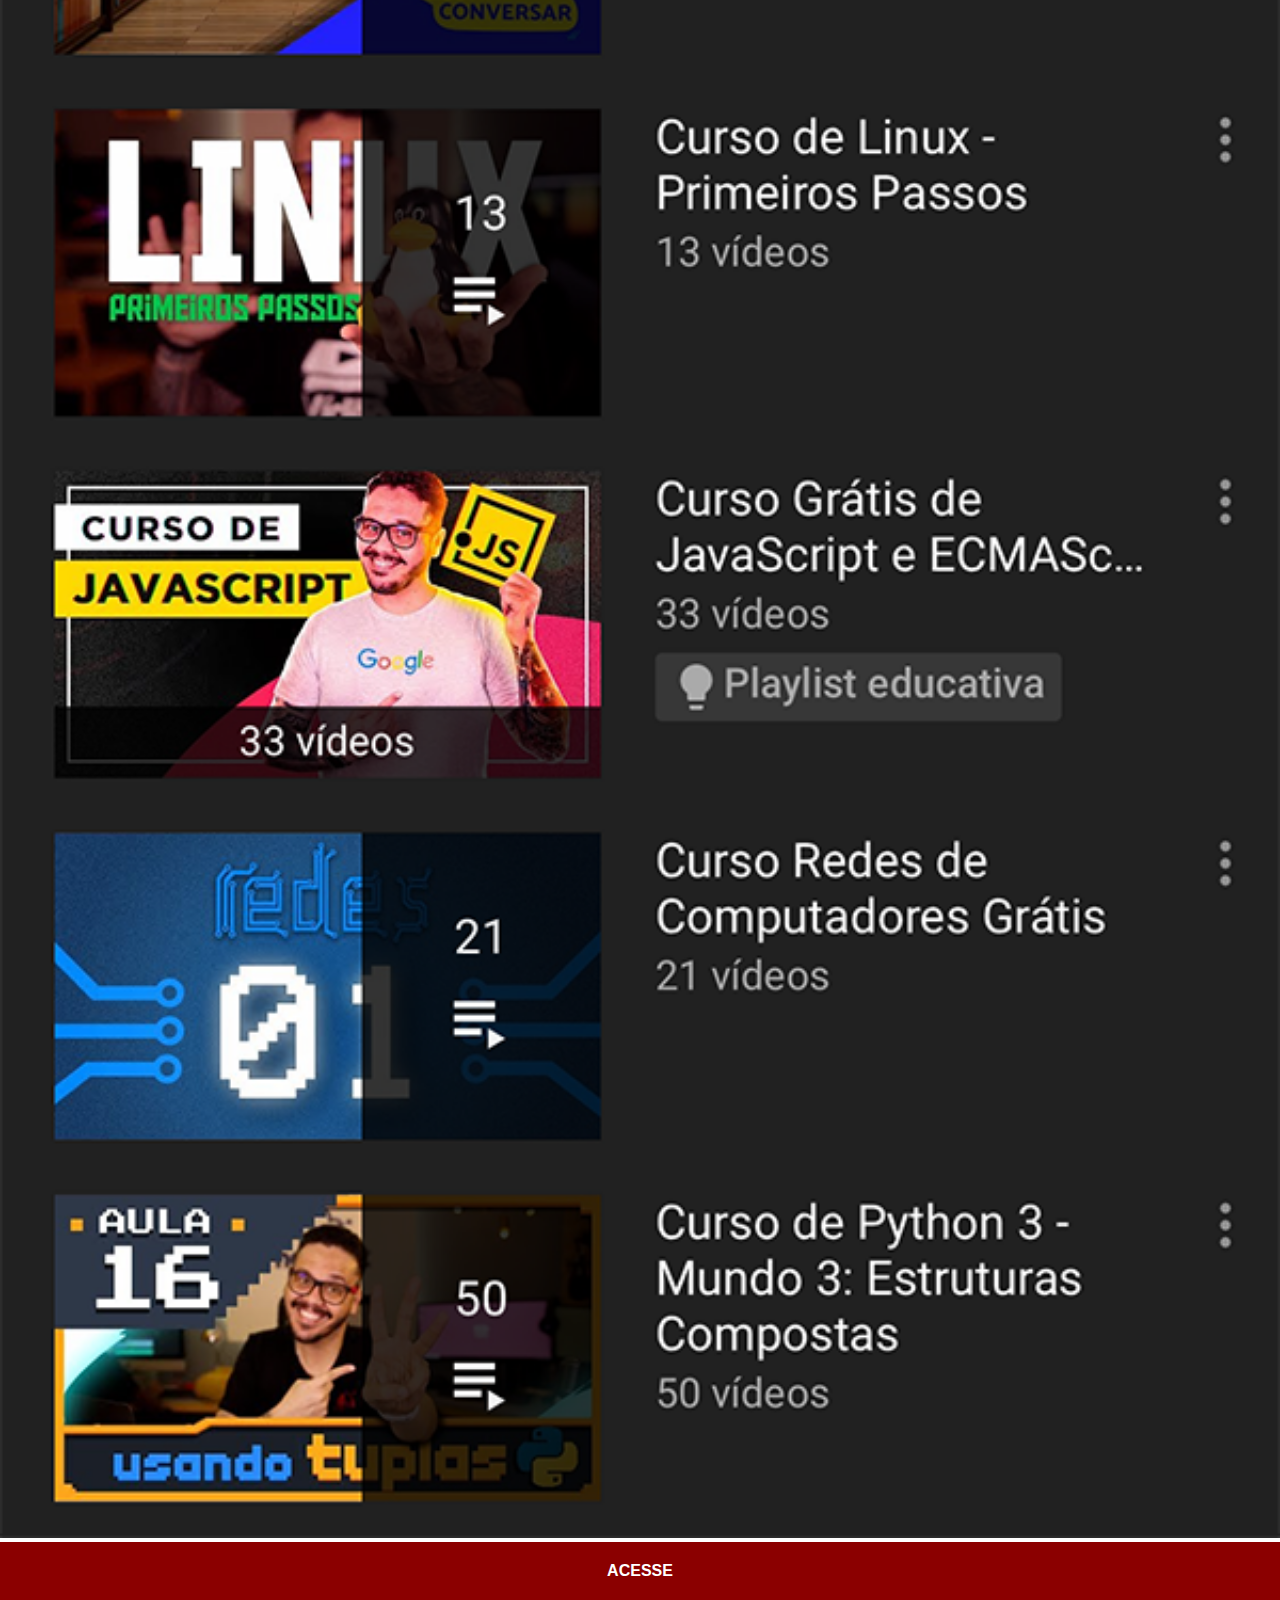
<file: youtube.html>
<!DOCTYPE html>
<html lang="pt-br">
<head>
    <meta charset="UTF-8">
    <meta http-equiv="X-UA-Compatible" content="IE=edge">
    <meta name="viewport" content="width=device-width, initial-scale=1.0">
    <style>
        *{
            margin: 0px;
            padding: 0px;
            font-family: Arial, Helvetica, sans-serif;
        }
        ::-webkit-scrollbar{
            width: 0px;
            height: 0px;
        }
        img{
            width: 100vw;
        }
        a{
            display: block;
            background-color: darkred;
            padding: 20px;
            text-align: center;
            text-decoration: none;
            color: white;
            font-weight: bolder;
        }
    </style>
    <title>Youtube</title>
</head>
<body>
    <img src="imagens/tela-youtube.png" alt="logo-youtube">
    <a href="http://https://www.youtube.com/" target="_blank">ACESSE</a>
</body>
</html>
</file>
<file: estilos/style.css>
@charset "UTF-8";

*{
    margin: 0px;
    padding: 0px;
    font-family: Arial, Helvetica, sans-serif;
}
html, body{
    height: 100vh;
    width: 100vw;
    background-color: black;
}
body{
    background: url(../imagens/fundo-madeira.jpg) no-repeat top center;
    background-size: cover;
}
main{
    position: relative;
    height: 100vh;
}
section#telefone{
    position: absolute;
    left: 50%;
    top: 50%;
    transform: translate(-50%, -50%);

    height: 627px;
    width: 311px;
    background:url(../imagens/frame-iphone.png) no-repeat;
}
iframe#tela{
    position: relative;
    top: 80px;
    left: 22px;

    width: 267.5px;
    height: 472px;
}
section#redes-sociais{
    text-align: right;
}
section#redes-sociais img{
    width: 50px;
    height: 50px;
    margin: 10px;
    border-radius: 50%;
    box-shadow: 2px 2px 5px rgba(0,0,0,0.400);
    box-sizing: border-box;
}
section#redes-sociais img:hover{
    border: 2px solid rgba(255, 255, 255, 0.637);
    transform: translate(-5px,-5px);
    box-shadow: 5px 5px 10px black;
    transition: transform .5s, border 0.5s;
}
</file>
